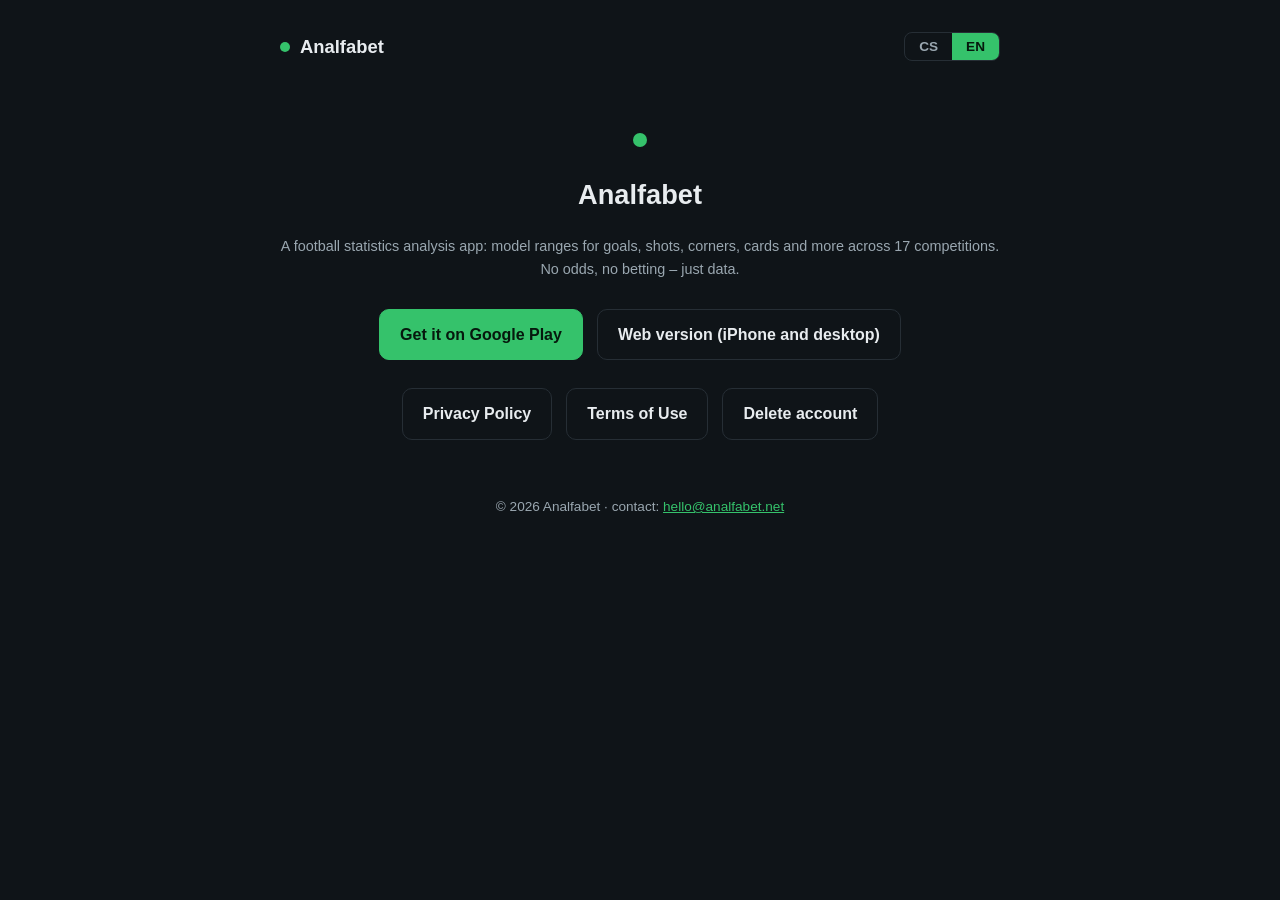
<file: index.html>
<!doctype html>
<html lang="cs">
<head>
<meta charset="utf-8">
<meta name="viewport" content="width=device-width, initial-scale=1">
<title>Analfabet – fotbalová analýza / Football Analytics</title>
<meta name="description" content="Analfabet: fotbalové statistiky a modelové predikce pro 17 soutěží. Football stats and model predictions across 17 competitions. Android + web.">
<meta property="og:title" content="Analfabet – Football Analytics">
<meta property="og:description" content="Football stats and model predictions: goals, shots, corners, cards and more.">
<meta property="og:type" content="website">
<link rel="stylesheet" href="style.css">
</head>
<body>
<div class="wrap">
  <header class="site">
    <a class="brand" href="index.html"><span class="dot"></span> Analfabet</a>
    <div class="lang-toggle">
      <button data-lang="cs">CS</button>
      <button data-lang="en">EN</button>
    </div>
  </header>

  <div class="hero">
    <span class="dot"></span>
    <div class="lang-block" data-lang="cs">
      <h1>Analfabet</h1>
      <p class="muted">Analytická appka pro fotbalové statistiky: pásma modelu pro góly, střely, rohy,
      karty a další u zápasů 17 soutěží. Žádné kurzy, žádné sázení &ndash; jen data.</p>
    </div>
    <div class="lang-block" data-lang="en">
      <h1>Analfabet</h1>
      <p class="muted">A football statistics analysis app: model ranges for goals, shots, corners,
      cards and more across 17 competitions. No odds, no betting &ndash; just data.</p>
    </div>

    <div class="links">
      <a class="primary" href="https://play.google.com/store/apps/details?id=com.ianalytics.analfabet" rel="noopener">
        <span class="lang-block" data-lang="cs">Stáhnout na Google Play</span>
        <span class="lang-block" data-lang="en">Get it on Google Play</span>
      </a>
      <a href="https://analfabet-web.ian-urbanick.workers.dev" rel="noopener">
        <span class="lang-block" data-lang="cs">Webová verze (iPhone a počítač)</span>
        <span class="lang-block" data-lang="en">Web version (iPhone and desktop)</span>
      </a>
    </div>

    <div class="links">
      <a href="privacy.html">
        <span class="lang-block" data-lang="cs">Zásady ochrany osobních údajů</span>
        <span class="lang-block" data-lang="en">Privacy Policy</span>
      </a>
      <a href="terms.html">
        <span class="lang-block" data-lang="cs">Podmínky používání</span>
        <span class="lang-block" data-lang="en">Terms of Use</span>
      </a>
      <a href="delete-account.html">
        <span class="lang-block" data-lang="cs">Smazání účtu</span>
        <span class="lang-block" data-lang="en">Delete account</span>
      </a>
    </div>
  </div>

  <footer>
    <div class="lang-block" data-lang="cs">&copy; 2026 Analfabet &middot; kontakt: <a href="mailto:hello@analfabet.net">hello@analfabet.net</a></div>
    <div class="lang-block" data-lang="en">&copy; 2026 Analfabet &middot; contact: <a href="mailto:hello@analfabet.net">hello@analfabet.net</a></div>
  </footer>
</div>
<script src="lang.js"></script>
</body>
</html>
</file>
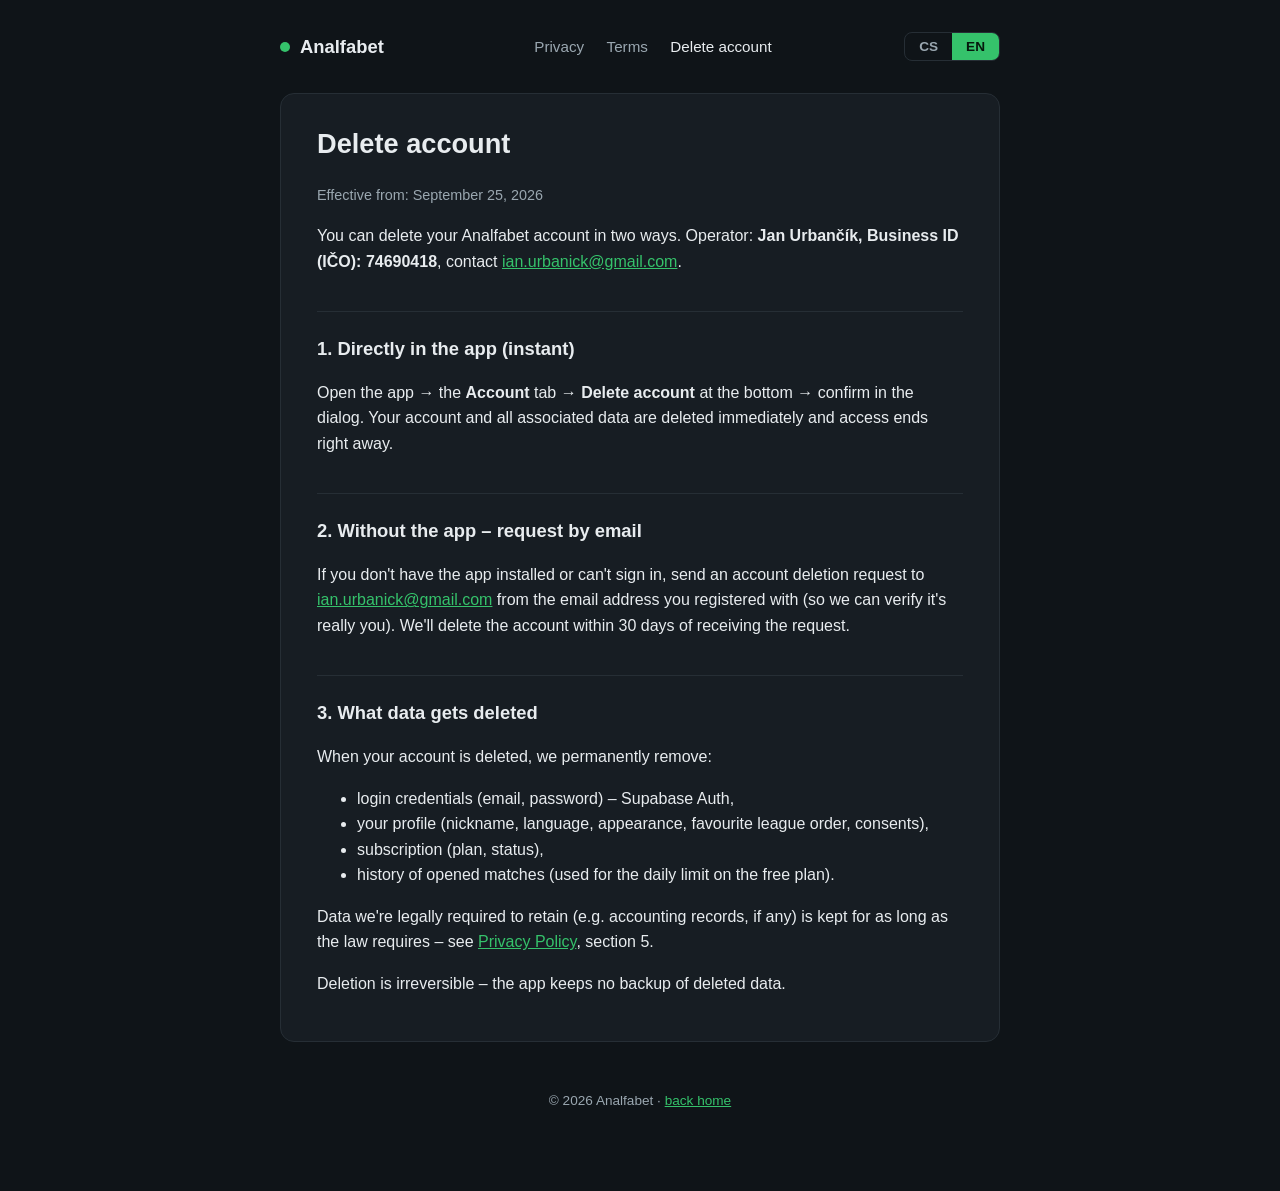
<file: delete-account.html>
<!doctype html>
<html lang="cs">
<head>
<meta charset="utf-8">
<meta name="viewport" content="width=device-width, initial-scale=1">
<title>Analfabet &ndash; Smazání účtu / Delete account</title>
<link rel="stylesheet" href="style.css">
</head>
<body>
<div class="wrap">
  <header class="site">
    <a class="brand" href="index.html"><span class="dot"></span> Analfabet</a>
    <nav class="top">
      <a href="privacy.html">Privacy</a>
      <a href="terms.html">Terms</a>
      <a href="delete-account.html" class="active">Delete account</a>
    </nav>
    <div class="lang-toggle">
      <button data-lang="cs">CS</button>
      <button data-lang="en">EN</button>
    </div>
  </header>

  <div class="card">

    <div class="lang-block" data-lang="cs">
      <h1>Smazání účtu</h1>
      <p class="muted">Platnost od: 25. 9. 2026</p>

      <p>Účet v appce Analfabet můžete smazat dvěma způsoby. Provozovatel: <strong>Jan Urbančík,
      IČO 74690418</strong>, kontakt <a href="mailto:ian.urbanick@gmail.com">ian.urbanick@gmail.com</a>.</p>

      <h2>1. Přímo v appce (okamžitě)</h2>
      <p>Otevřete appku &rarr; záložka <strong>Účet</strong> &rarr; dole <strong>Smazat účet</strong>
      &rarr; potvrďte v dialogu. Účet i veškerá přidružená data se smažou okamžitě a přístup zanikne
      hned.</p>

      <h2>2. Bez appky &ndash; žádost e-mailem</h2>
      <p>Pokud appku nemáte nainstalovanou nebo se do ní nemůžete přihlásit, pošlete žádost o smazání
      účtu na <a href="mailto:ian.urbanick@gmail.com">ian.urbanick@gmail.com</a> z e-mailové adresy,
      pod kterou jste v appce registrovaní (kvůli ověření, že jde skutečně o vás). Účet smažeme
      nejpozději do 30 dnů od doručení žádosti.</p>

      <h2>3. Jaká data se smažou</h2>
      <p>Při smazání účtu trvale odstraníme:</p>
      <ul>
        <li>přihlašovací údaje (e-mail, heslo) &ndash; Supabase Auth,</li>
        <li>profil (přezdívka, jazyk, vzhled, oblíbené pořadí lig, souhlasy),</li>
        <li>předplatné (plán, stav),</li>
        <li>historii otevřených zápasů (kvůli dennímu limitu ve free verzi appky).</li>
      </ul>
      <p>Údaje, které jsme ze zákona povinni uchovat (např. účetní doklady, pokud existují), zůstávají
      po dobu vyžadovanou legislativou &ndash; viz <a href="privacy.html">Zásady ochrany osobních
      údajů</a>, bod 5.</p>
      <p>Smazání je nevratné &ndash; appka si žádná data zálohovaně neponechává.</p>
    </div>

    <div class="lang-block" data-lang="en">
      <h1>Delete account</h1>
      <p class="muted">Effective from: September 25, 2026</p>

      <p>You can delete your Analfabet account in two ways. Operator: <strong>Jan Urbančík,
      Business ID (IČO): 74690418</strong>, contact <a href="mailto:ian.urbanick@gmail.com">ian.urbanick@gmail.com</a>.</p>

      <h2>1. Directly in the app (instant)</h2>
      <p>Open the app &rarr; the <strong>Account</strong> tab &rarr; <strong>Delete account</strong>
      at the bottom &rarr; confirm in the dialog. Your account and all associated data are deleted
      immediately and access ends right away.</p>

      <h2>2. Without the app &ndash; request by email</h2>
      <p>If you don't have the app installed or can't sign in, send an account deletion request to
      <a href="mailto:ian.urbanick@gmail.com">ian.urbanick@gmail.com</a> from the email address you
      registered with (so we can verify it's really you). We'll delete the account within 30 days of
      receiving the request.</p>

      <h2>3. What data gets deleted</h2>
      <p>When your account is deleted, we permanently remove:</p>
      <ul>
        <li>login credentials (email, password) &ndash; Supabase Auth,</li>
        <li>your profile (nickname, language, appearance, favourite league order, consents),</li>
        <li>subscription (plan, status),</li>
        <li>history of opened matches (used for the daily limit on the free plan).</li>
      </ul>
      <p>Data we're legally required to retain (e.g. accounting records, if any) is kept for as long
      as the law requires &ndash; see <a href="privacy.html">Privacy Policy</a>, section 5.</p>
      <p>Deletion is irreversible &ndash; the app keeps no backup of deleted data.</p>
    </div>

  </div>

  <footer>
    <div class="lang-block" data-lang="cs">&copy; 2026 Analfabet &middot; <a href="index.html">zpět na úvod</a></div>
    <div class="lang-block" data-lang="en">&copy; 2026 Analfabet &middot; <a href="index.html">back home</a></div>
  </footer>
</div>
<script src="lang.js"></script>
</body>
</html>
</file>
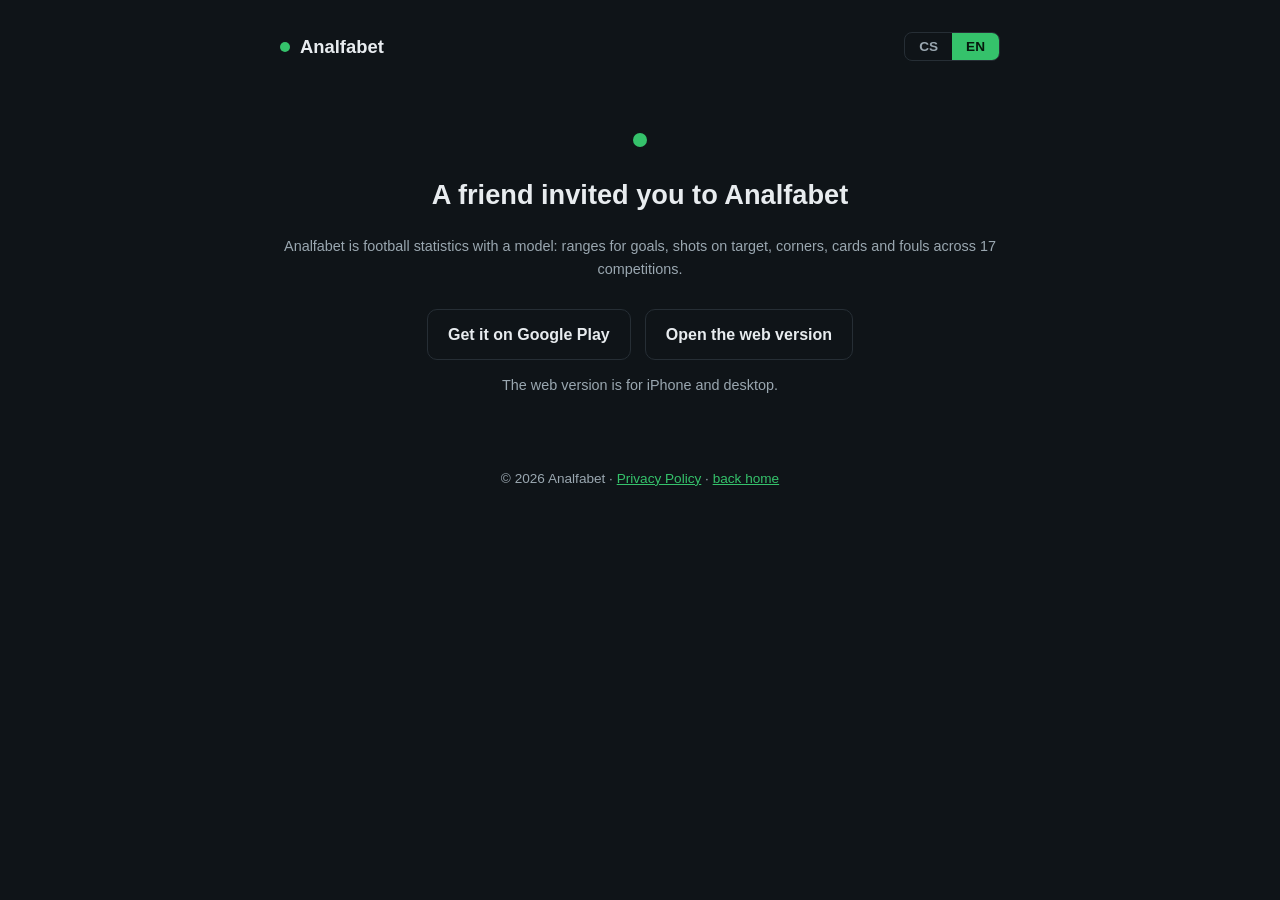
<file: pozvanka.html>
<!doctype html>
<html lang="cs">
<head>
<meta charset="utf-8">
<meta name="viewport" content="width=device-width, initial-scale=1">
<meta name="robots" content="noindex, nofollow">
<title>Pozvánka do Analfabetu</title>
<link rel="stylesheet" href="style.css">
</head>
<body>
<div class="wrap">
  <header class="site">
    <a class="brand" href="index.html"><span class="dot"></span> Analfabet</a>
    <div class="lang-toggle">
      <button data-lang="cs">CS</button>
      <button data-lang="en">EN</button>
    </div>
  </header>

  <div class="hero">
    <span class="dot"></span>

    <div class="lang-block" data-lang="cs">
      <h1>Kamarád tě zve do Analfabetu</h1>
      <p class="muted">Analfabet je fotbalová statistika s modelem: pásma pro góly, střely na
      branku, rohy, karty a fauly u zápasů 17 soutěží.</p>

      <section class="invite-code-card" data-code-card hidden>
        <h2>Tvůj kód pozvánky</h2>
        <div class="invite-code-row">
          <span class="invite-code" data-code></span>
          <button type="button" class="btn-copy" data-copy
                  data-label-done="Zkopírováno" data-label-fail="Zkopíruj ho ručně">Kopírovat</button>
        </div>
        <p class="muted">Zadej ho při registraci do pole Kód pozvánky.</p>
      </section>

      <div class="links">
        <a data-play rel="noopener">Stáhnout na Google Play</a>
        <a data-web rel="noopener">Otevřít webovou verzi</a>
      </div>
      <p class="muted invite-note">Webová verze je pro iPhone a počítač.</p>
    </div>

    <div class="lang-block" data-lang="en">
      <h1>A friend invited you to Analfabet</h1>
      <p class="muted">Analfabet is football statistics with a model: ranges for goals, shots on
      target, corners, cards and fouls across 17 competitions.</p>

      <section class="invite-code-card" data-code-card hidden>
        <h2>Your invite code</h2>
        <div class="invite-code-row">
          <span class="invite-code" data-code></span>
          <button type="button" class="btn-copy" data-copy
                  data-label-done="Copied" data-label-fail="Copy it manually">Copy</button>
        </div>
        <p class="muted">Enter it in the Invite code field when you sign up.</p>
      </section>

      <div class="links">
        <a data-play rel="noopener">Get it on Google Play</a>
        <a data-web rel="noopener">Open the web version</a>
      </div>
      <p class="muted invite-note">The web version is for iPhone and desktop.</p>
    </div>
  </div>

  <footer>
    <div class="lang-block" data-lang="cs">&copy; 2026 Analfabet &middot; <a href="privacy.html">Zásady ochrany osobních údajů</a> &middot; <a href="index.html">zpět na úvod</a></div>
    <div class="lang-block" data-lang="en">&copy; 2026 Analfabet &middot; <a href="privacy.html">Privacy Policy</a> &middot; <a href="index.html">back home</a></div>
  </footer>
</div>
<script src="lang.js"></script>
<script src="pozvanka.js"></script>
</body>
</html>
</file>
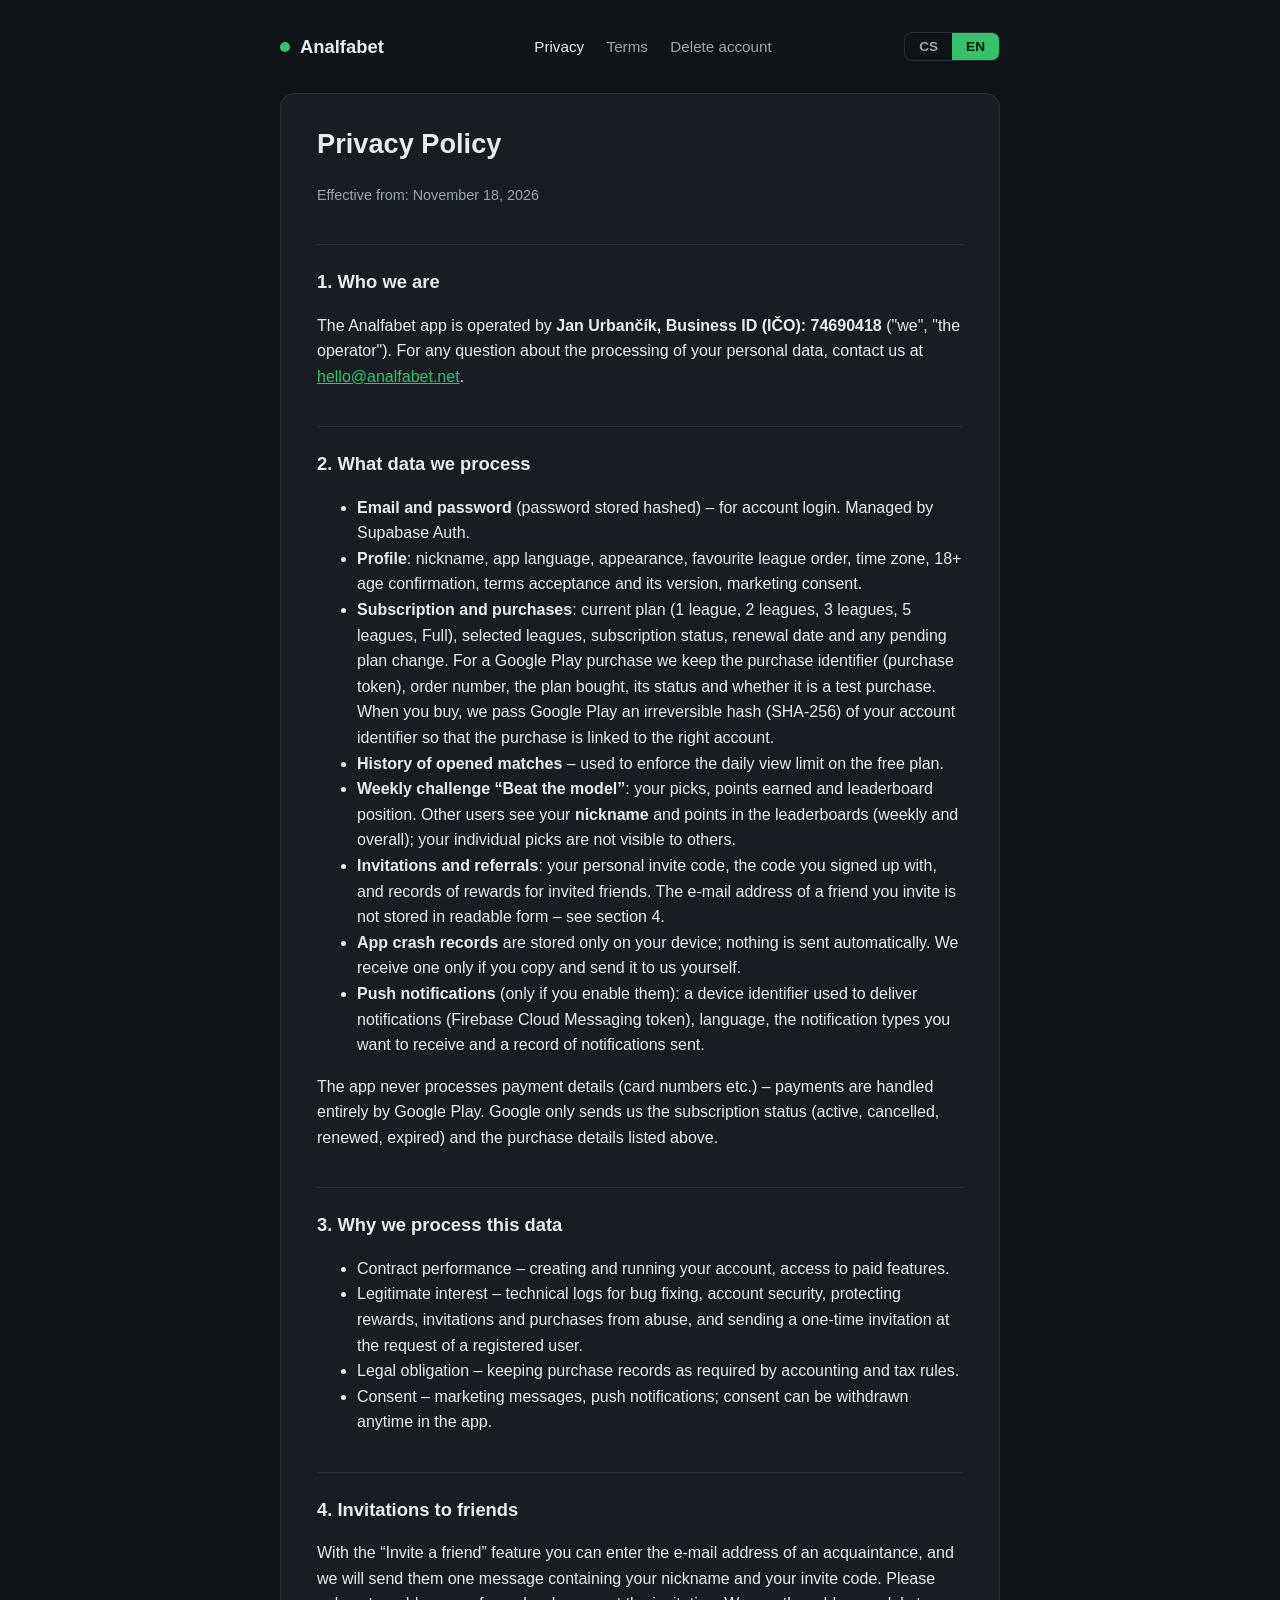
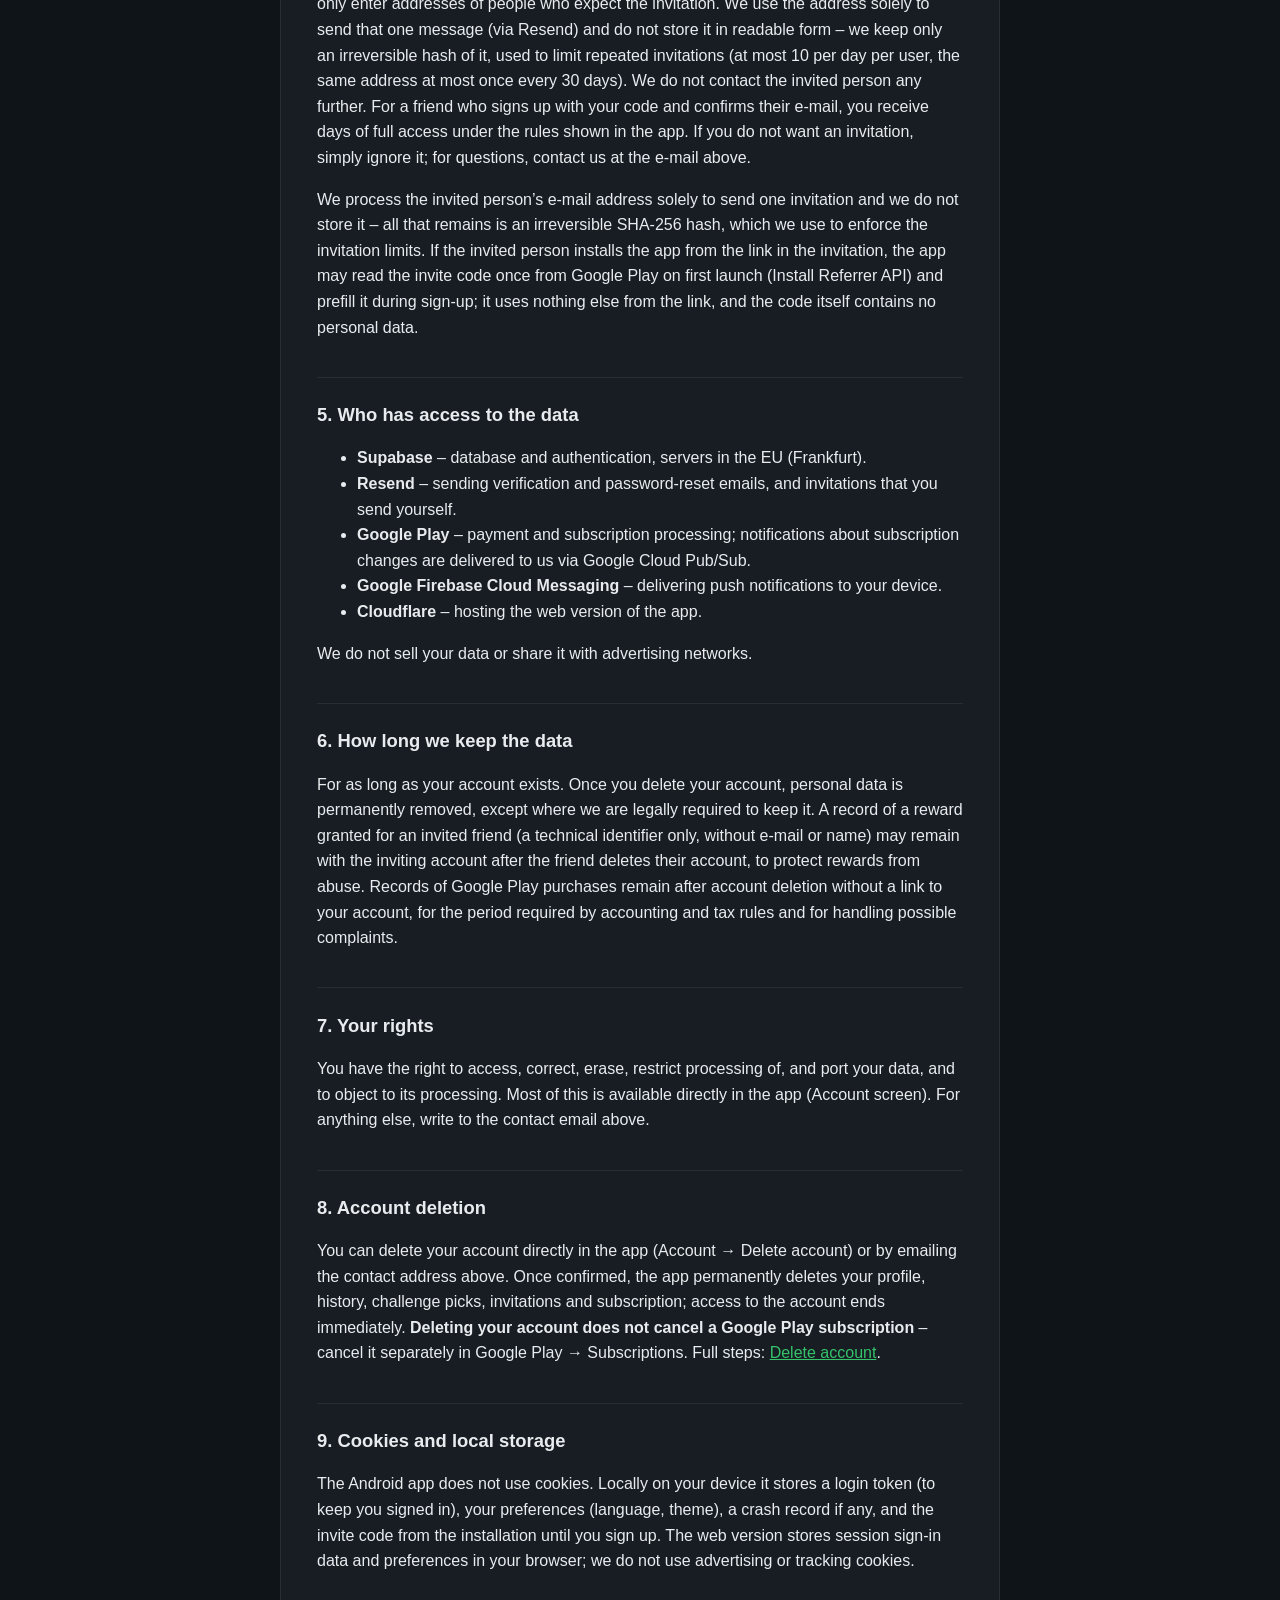
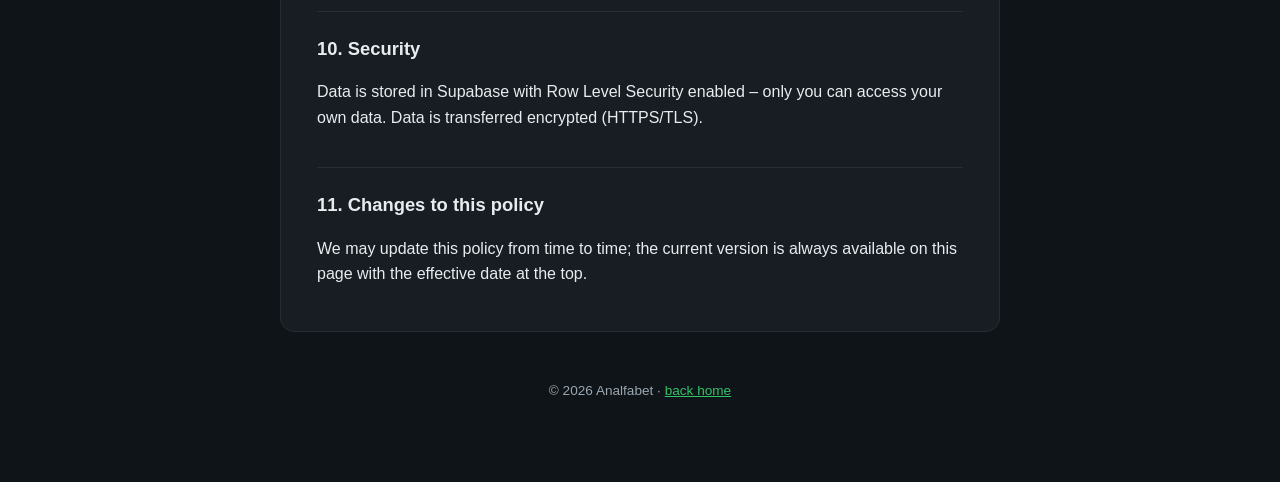
<file: privacy.html>
<!doctype html>
<html lang="cs">
<head>
<meta charset="utf-8">
<meta name="viewport" content="width=device-width, initial-scale=1">
<title>Analfabet &ndash; Zásady ochrany osobních údajů / Privacy Policy</title>
<link rel="stylesheet" href="style.css">
</head>
<body>
<div class="wrap">
  <header class="site">
    <a class="brand" href="index.html"><span class="dot"></span> Analfabet</a>
    <nav class="top">
      <a href="privacy.html" class="active">Privacy</a>
      <a href="terms.html">Terms</a>
      <a href="delete-account.html">Delete account</a>
    </nav>
    <div class="lang-toggle">
      <button data-lang="cs">CS</button>
      <button data-lang="en">EN</button>
    </div>
  </header>

  <div class="card">

    <div class="lang-block" data-lang="cs">
      <h1>Zásady ochrany osobních údajů</h1>
      <p class="muted">Platnost od: 18. 11. 2026</p>

      <h2>1. Kdo jsme</h2>
      <p>Appku Analfabet provozuje <strong>Jan Urbančík, IČO 74690418</strong> („my", „provozovatel").
      S jakýmkoli dotazem ohledně zpracování osobních údajů se na nás můžete obrátit na
      e-mailu <a href="mailto:hello@analfabet.net">hello@analfabet.net</a>.</p>

      <h2>2. Jaké údaje zpracováváme</h2>
      <ul>
        <li><strong>E-mail a heslo</strong> (heslo v zahashované podobě) &ndash; pro přihlášení do
        účtu. Spravuje je Supabase Auth.</li>
        <li><strong>Profil</strong>: přezdívka, jazyk appky, vzhled, oblíbené pořadí lig, časové
        pásmo, potvrzení věku 18+, souhlas s podmínkami a jeho verze, souhlas se zasíláním
        marketingových sdělení.</li>
        <li><strong>Předplatné a nákupy</strong>: aktuální plán (1 liga, 2 ligy, 3 ligy, 5 lig, Full), vybrané
        ligy, stav předplatného, datum obnovení a případná čekající změna plánu. U nákupu v Google Play
        uchováváme identifikátor nákupu (purchase token), číslo objednávky, zakoupený plán, jeho stav
        a údaj, zda jde o testovací nákup. Při nákupu předáváme Google Play nevratný otisk (SHA-256)
        identifikátoru vašeho účtu, abychom nákup přiřadili ke správnému účtu.</li>
        <li><strong>Historie otevřených zápasů</strong> &ndash; kvůli uplatnění denního limitu
        zobrazení ve free verzi appky.</li>
        <li><strong>Týdenní výzva „Poraž model"</strong>: vaše odhady, získané body a umístění v
        žebříčku. V žebříčcích (týdenním a celkovém) se ostatním uživatelům zobrazuje vaše
        <strong>přezdívka</strong> a body; vaše jednotlivé odhady ostatním vidět nejsou.</li>
        <li><strong>Pozvánky a doporučení</strong>: váš osobní kód pozvánky, případně kód, se kterým
        jste se zaregistrovali, a záznamy o odměnách za pozvané kamarády. E-mailovou adresu
        kamaráda, kterého pozvete, neukládáme v čitelné podobě &ndash; viz část 4.</li>
        <li><strong>Záznam o pádu appky</strong> se ukládá jen ve vašem zařízení; nic se neodesílá
        automaticky. Pošle se nám, jen když ho sami zkopírujete a pošlete.</li>
        <li><strong>Push notifikace</strong> (jen pokud je povolíte): identifikátor zařízení pro
        doručení notifikací (token Firebase Cloud Messaging), jazyk, typy notifikací, které chcete
        dostávat, a záznam o odeslaných notifikacích.</li>
      </ul>
      <p>Appka nezpracovává žádné platební údaje (číslo karty apod.) &ndash; platby řeší přímo
      Google Play. Google nám o předplatném posílá jen stav (aktivní, zrušené, obnovené, vypršelé)
      a údaje o nákupu uvedené výše.</p>

      <h2>3. Proč údaje zpracováváme</h2>
      <ul>
        <li>Plnění smlouvy &ndash; vytvoření a provoz vašeho účtu, přístup k placeným funkcím.</li>
        <li>Oprávněný zájem &ndash; technické logy pro opravu chyb, bezpečnost účtu, ochrana
        odměn, pozvánek a nákupů před zneužitím a odeslání jednorázové pozvánky na žádost
        registrovaného uživatele.</li>
        <li>Právní povinnost &ndash; uchování údajů o nákupech podle účetních a daňových předpisů.</li>
        <li>Souhlas &ndash; marketingová sdělení, push notifikace; souhlas lze kdykoli odvolat
        v appce.</li>
      </ul>

      <h2>4. Pozvánky pro kamarády</h2>
      <p>Ve funkci „Pozvat kamaráda" můžete zadat e-mailovou adresu známé osoby, které odešleme
      jednu zprávu s vaší přezdívkou a vaším kódem pozvánky. Adresu zadávejte prosím jen u lidí,
      kteří s pozvánkou počítají. Adresu použijeme výhradně k odeslání této jedné zprávy (přes
      službu Resend) a neukládáme ji v čitelné podobě &ndash; uchováváme pouze její nevratný
      otisk (hash), který slouží k omezení opakovaných pozvánek (nejvýše 10 za den na uživatele,
      stejná adresa nejvýše jednou za 30 dní). Pozvaného dále nekontaktujeme. Za kamaráda, který
      se zaregistruje s vaším kódem a potvrdí svůj e-mail, získáte dny plného přístupu podle
      pravidel uvedených v appce. Pokud pozvánku nechcete, stačí ji ignorovat; s dotazy se
      můžete obrátit na kontaktní e-mail výše.</p>
      <p>E-mailovou adresu pozvaného zpracujeme jen kvůli odeslání jedné pozvánky a neukládáme
      ji &ndash; zůstává z ní pouze nevratný otisk SHA-256, podle kterého hlídáme limit pozvánek.
      Pokud si pozvaný nainstaluje appku z odkazu v pozvánce, může appka při prvním spuštění
      jednorázově přečíst kód pozvánky z Google Play (Install Referrer API) a předvyplnit ho
      v registraci; nic dalšího z odkazu nepoužívá a kód sám žádné osobní údaje neobsahuje.</p>

      <h2>5. Kdo má k údajům přístup</h2>
      <ul>
        <li><strong>Supabase</strong> &ndash; databáze a autentizace, servery v EU (Frankfurt).</li>
        <li><strong>Resend</strong> &ndash; odesílání ověřovacích e-mailů, e-mailů pro reset hesla
        a pozvánek, které sami odešlete.</li>
        <li><strong>Google Play</strong> &ndash; zpracování plateb a předplatných; oznámení o změnách
        předplatného nám doručuje služba Google Cloud Pub/Sub.</li>
        <li><strong>Google Firebase Cloud Messaging</strong> &ndash; doručení push notifikací do
        zařízení.</li>
        <li><strong>Cloudflare</strong> &ndash; provoz webové verze appky.</li>
      </ul>
      <p>Žádná data neprodáváme ani nesdílíme s reklamními sítěmi.</p>

      <h2>6. Jak dlouho údaje uchováváme</h2>
      <p>Po dobu existence vašeho účtu. Po smazání účtu se osobní údaje trvale odstraní, s výjimkou
      údajů, které jsme povinni uchovat ze zákona. Záznam o připsané odměně za pozvaného kamaráda
      (jen technický identifikátor, bez e-mailu a jména) může po smazání kamarádova účtu zůstat
      u účtu, který ho pozval, kvůli ochraně proti zneužití odměn. Záznamy o nákupech v Google Play
      po smazání účtu zůstávají bez vazby na váš účet, po dobu stanovenou účetními a daňovými
      předpisy a pro řešení případných reklamací.</p>

      <h2>7. Vaše práva</h2>
      <p>Máte právo na přístup ke svým údajům, jejich opravu, výmaz, omezení zpracování,
      přenositelnost a právo vznést námitku. Většinu zvládnete přímo v appce (obrazovka Účet).
      Pro cokoliv dalšího napište na kontaktní e-mail výše.</p>

      <h2>8. Smazání účtu</h2>
      <p>Účet můžete smazat přímo v appce (Účet &rarr; Smazat účet) nebo zasláním žádosti na
      kontaktní e-mail. Appka po potvrzení trvale smaže váš profil, historii, odhady ve výzvě,
      pozvánky a předplatné;
      přístup k účtu zanikne okamžitě. <strong>Smazáním účtu se předplatné v Google Play
      nezruší</strong> &ndash; zrušte ho zvlášť v Google Play &rarr; Předplatná. Podrobný postup: <a href="delete-account.html">Smazání
      účtu</a>.</p>

      <h2>9. Cookies a lokální úložiště</h2>
      <p>Android appka nepoužívá cookies. V zařízení si lokálně ukládá přihlašovací token (pro
      udržení přihlášení), vaše preference (jazyk, motiv), případný záznam o pádu a kód pozvánky
      z instalace do doby registrace. Webová verze ukládá v prohlížeči přihlašovací údaje relace
      a preference; reklamní ani sledovací cookies nepoužíváme.</p>

      <h2>10. Zabezpečení</h2>
      <p>Data jsou uložena v Supabase se zapnutým Row Level Security &ndash; ke svým datům máte
      přístup jen vy. Přenos dat probíhá šifrovaně (HTTPS/TLS).</p>

      <h2>11. Změny těchto zásad</h2>
      <p>Zásady můžeme čas od času upravit, aktuální verze je vždy na této stránce s datem
      platnosti nahoře.</p>
    </div>

    <div class="lang-block" data-lang="en">
      <h1>Privacy Policy</h1>
      <p class="muted">Effective from: November 18, 2026</p>

      <h2>1. Who we are</h2>
      <p>The Analfabet app is operated by <strong>Jan Urbančík, Business ID (IČO): 74690418</strong>
      ("we", "the operator"). For any question about the processing of your personal data, contact
      us at <a href="mailto:hello@analfabet.net">hello@analfabet.net</a>.</p>

      <h2>2. What data we process</h2>
      <ul>
        <li><strong>Email and password</strong> (password stored hashed) &ndash; for account
        login. Managed by Supabase Auth.</li>
        <li><strong>Profile</strong>: nickname, app language, appearance, favourite league order,
        time zone, 18+ age confirmation, terms acceptance and its version, marketing consent.</li>
        <li><strong>Subscription and purchases</strong>: current plan (1 league, 2 leagues, 3 leagues,
        5 leagues, Full), selected leagues, subscription status, renewal date and any pending plan
        change. For a Google Play purchase we keep the purchase identifier (purchase token), order
        number, the plan bought, its status and whether it is a test purchase. When you buy, we pass
        Google Play an irreversible hash (SHA-256) of your account identifier so that the purchase is
        linked to the right account.</li>
        <li><strong>History of opened matches</strong> &ndash; used to enforce the daily view
        limit on the free plan.</li>
        <li><strong>Weekly challenge “Beat the model”</strong>: your picks, points earned and
        leaderboard position. Other users see your <strong>nickname</strong> and points in the
        leaderboards (weekly and overall); your individual picks are not visible to others.</li>
        <li><strong>Invitations and referrals</strong>: your personal invite code, the code you
        signed up with, and records of rewards for invited friends. The e-mail address of a friend
        you invite is not stored in readable form &ndash; see section 4.</li>
        <li><strong>App crash records</strong> are stored only on your device; nothing is sent
        automatically. We receive one only if you copy and send it to us yourself.</li>
        <li><strong>Push notifications</strong> (only if you enable them): a device identifier used to
        deliver notifications (Firebase Cloud Messaging token), language, the notification types you
        want to receive and a record of notifications sent.</li>
      </ul>
      <p>The app never processes payment details (card numbers etc.) &ndash; payments are handled
      entirely by Google Play. Google only sends us the subscription status (active, cancelled,
      renewed, expired) and the purchase details listed above.</p>

      <h2>3. Why we process this data</h2>
      <ul>
        <li>Contract performance &ndash; creating and running your account, access to paid
        features.</li>
        <li>Legitimate interest &ndash; technical logs for bug fixing, account security,
        protecting rewards, invitations and purchases from abuse, and sending a one-time invitation
        at the request of a registered user.</li>
        <li>Legal obligation &ndash; keeping purchase records as required by accounting and tax
        rules.</li>
        <li>Consent &ndash; marketing messages, push notifications; consent can be withdrawn
        anytime in the app.</li>
      </ul>

      <h2>4. Invitations to friends</h2>
      <p>With the “Invite a friend” feature you can enter the e-mail address of an acquaintance,
      and we will send them one message containing your nickname and your invite code. Please only
      enter addresses of people who expect the invitation. We use the address solely to send that
      one message (via Resend) and do not store it in readable form &ndash; we keep only an
      irreversible hash of it, used to limit repeated invitations (at most 10 per day per user,
      the same address at most once every 30 days). We do not contact the invited person any
      further. For a friend who signs up with your code and confirms their e-mail, you receive
      days of full access under the rules shown in the app. If you do not want an invitation,
      simply ignore it; for questions, contact us at the e-mail above.</p>
      <p>We process the invited person’s e-mail address solely to send one invitation and we do
      not store it &ndash; all that remains is an irreversible SHA-256 hash, which we use to enforce
      the invitation limits. If the invited person installs the app from the link in the invitation,
      the app may read the invite code once from Google Play on first launch (Install Referrer API)
      and prefill it during sign-up; it uses nothing else from the link, and the code itself
      contains no personal data.</p>

      <h2>5. Who has access to the data</h2>
      <ul>
        <li><strong>Supabase</strong> &ndash; database and authentication, servers in the EU
        (Frankfurt).</li>
        <li><strong>Resend</strong> &ndash; sending verification and password-reset emails, and
        invitations that you send yourself.</li>
        <li><strong>Google Play</strong> &ndash; payment and subscription processing; notifications
        about subscription changes are delivered to us via Google Cloud Pub/Sub.</li>
        <li><strong>Google Firebase Cloud Messaging</strong> &ndash; delivering push notifications to
        your device.</li>
        <li><strong>Cloudflare</strong> &ndash; hosting the web version of the app.</li>
      </ul>
      <p>We do not sell your data or share it with advertising networks.</p>

      <h2>6. How long we keep the data</h2>
      <p>For as long as your account exists. Once you delete your account, personal data is
      permanently removed, except where we are legally required to keep it. A record of a reward
      granted for an invited friend (a technical identifier only, without e-mail or name) may
      remain with the inviting account after the friend deletes their account, to protect
      rewards from abuse. Records of Google Play purchases remain after account deletion without a
      link to your account, for the period required by accounting and tax rules and for handling
      possible complaints.</p>

      <h2>7. Your rights</h2>
      <p>You have the right to access, correct, erase, restrict processing of, and port your data,
      and to object to its processing. Most of this is available directly in the app (Account
      screen). For anything else, write to the contact email above.</p>

      <h2>8. Account deletion</h2>
      <p>You can delete your account directly in the app (Account &rarr; Delete account) or by
      emailing the contact address above. Once confirmed, the app permanently deletes your
      profile, history, challenge picks, invitations and subscription; access to the account ends immediately.
      <strong>Deleting your account does not cancel a Google Play subscription</strong> &ndash; cancel it
      separately in Google Play &rarr; Subscriptions. Full steps:
      <a href="delete-account.html">Delete account</a>.</p>

      <h2>9. Cookies and local storage</h2>
      <p>The Android app does not use cookies. Locally on your device it stores a login token (to
      keep you signed in), your preferences (language, theme), a crash record if any, and the invite
      code from the installation until you sign up. The web version stores session sign-in data and
      preferences in your browser; we do not use advertising or tracking cookies.</p>

      <h2>10. Security</h2>
      <p>Data is stored in Supabase with Row Level Security enabled &ndash; only you can access
      your own data. Data is transferred encrypted (HTTPS/TLS).</p>

      <h2>11. Changes to this policy</h2>
      <p>We may update this policy from time to time; the current version is always available on
      this page with the effective date at the top.</p>
    </div>

  </div>

  <footer>
    <div class="lang-block" data-lang="cs">&copy; 2026 Analfabet &middot; <a href="index.html">zpět na úvod</a></div>
    <div class="lang-block" data-lang="en">&copy; 2026 Analfabet &middot; <a href="index.html">back home</a></div>
  </footer>
</div>
<script src="lang.js"></script>
</body>
</html>
</file>
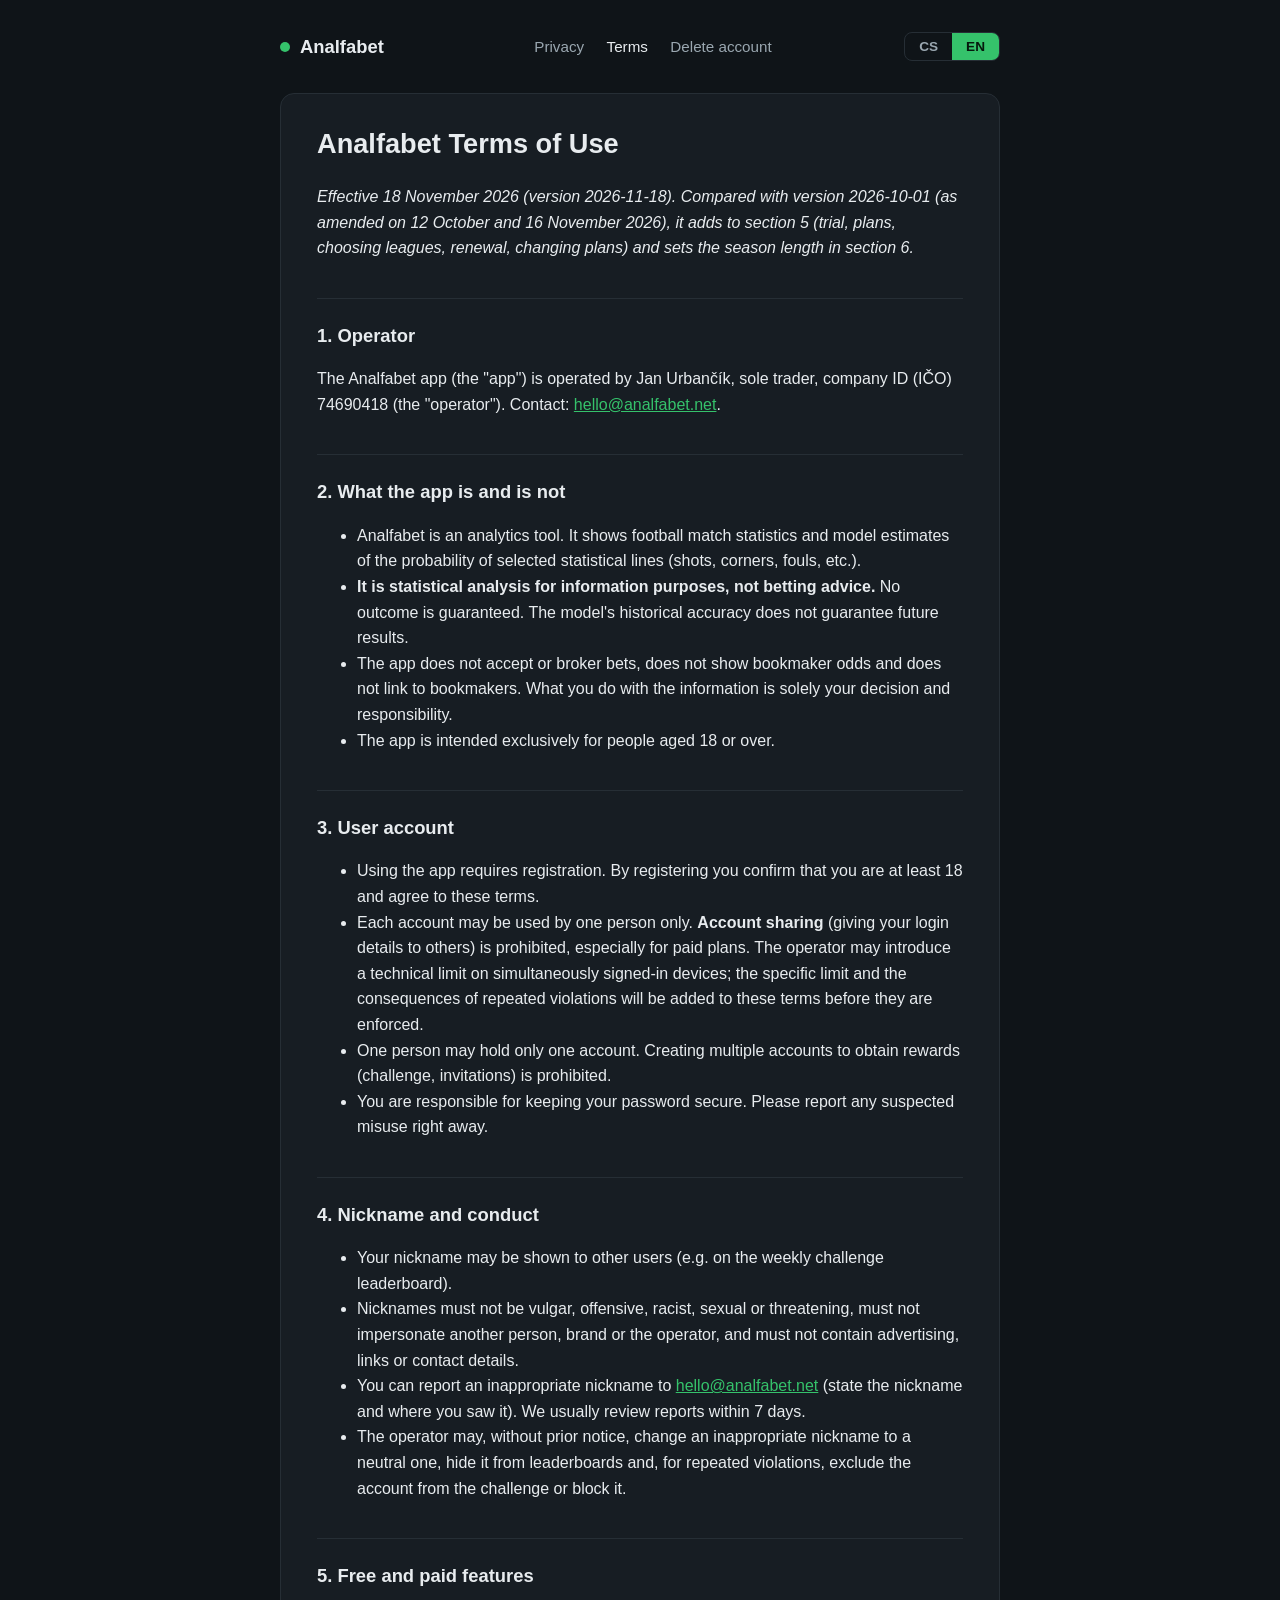
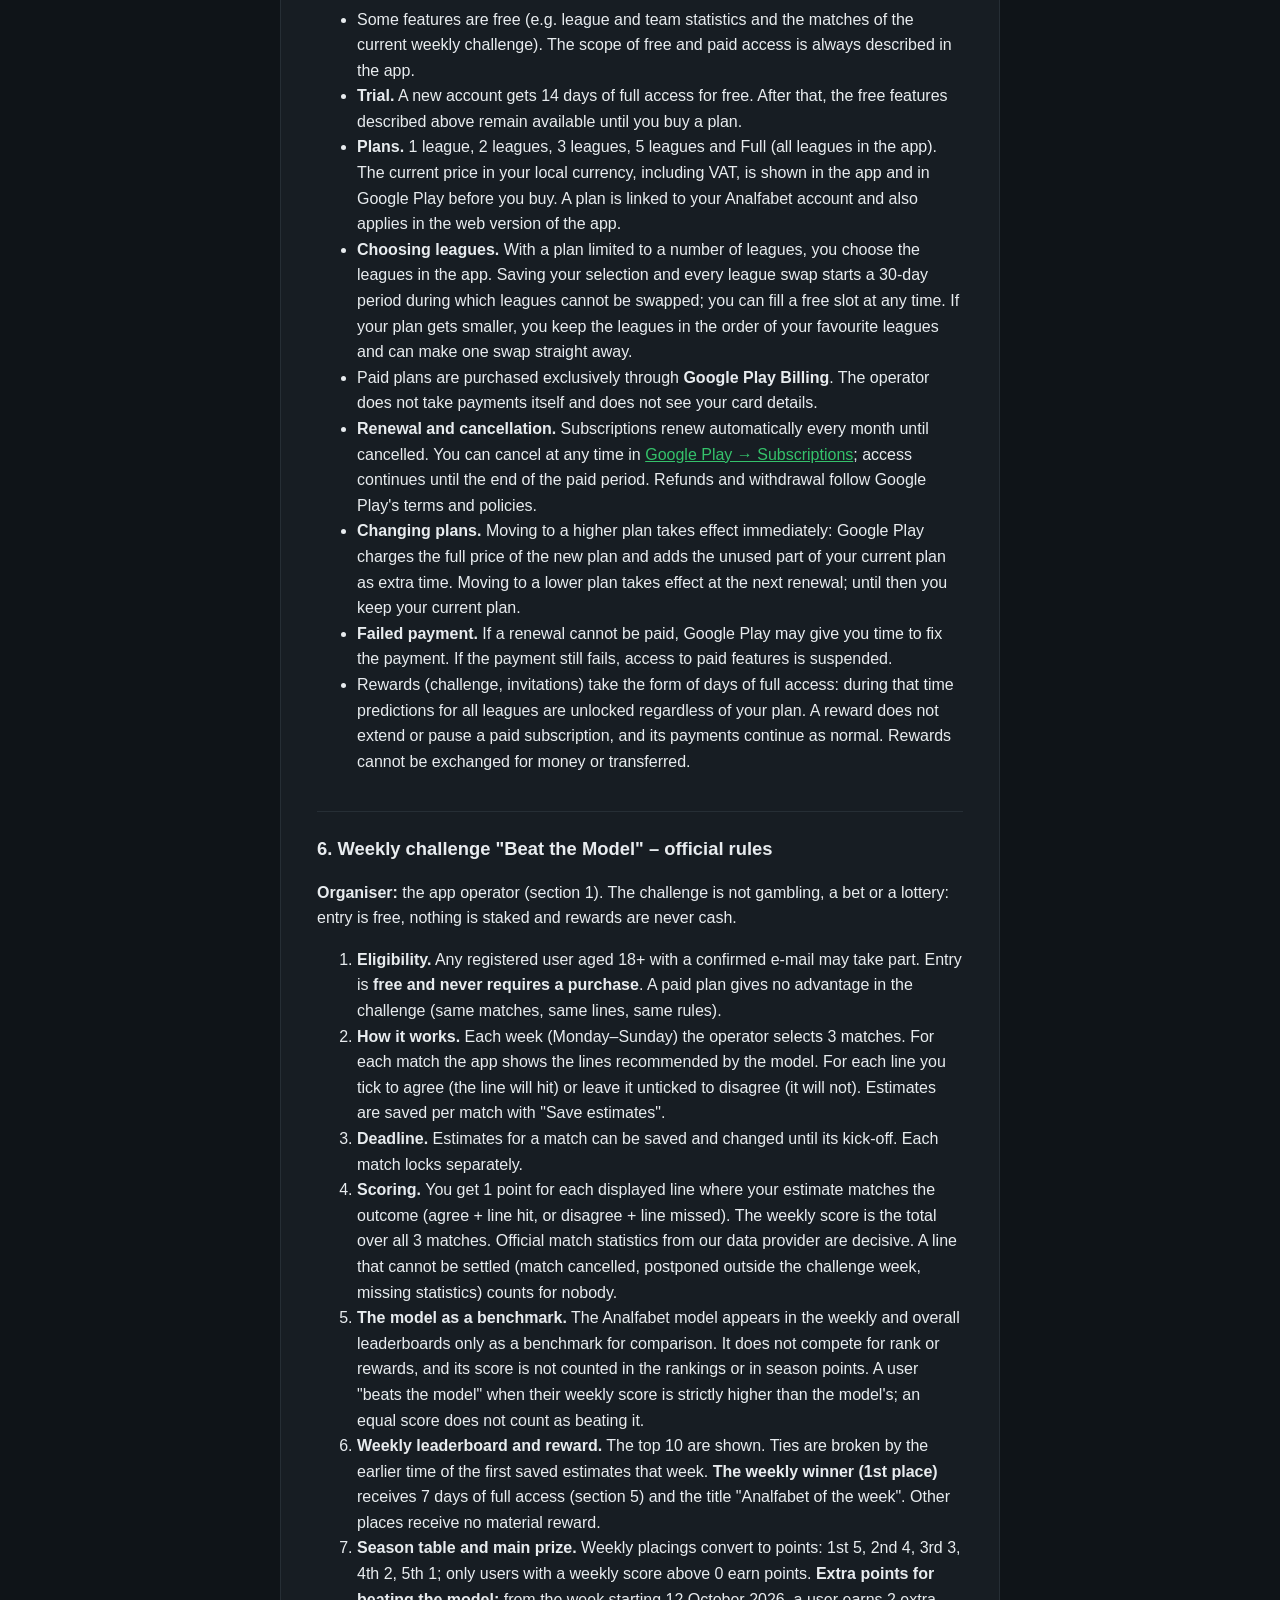
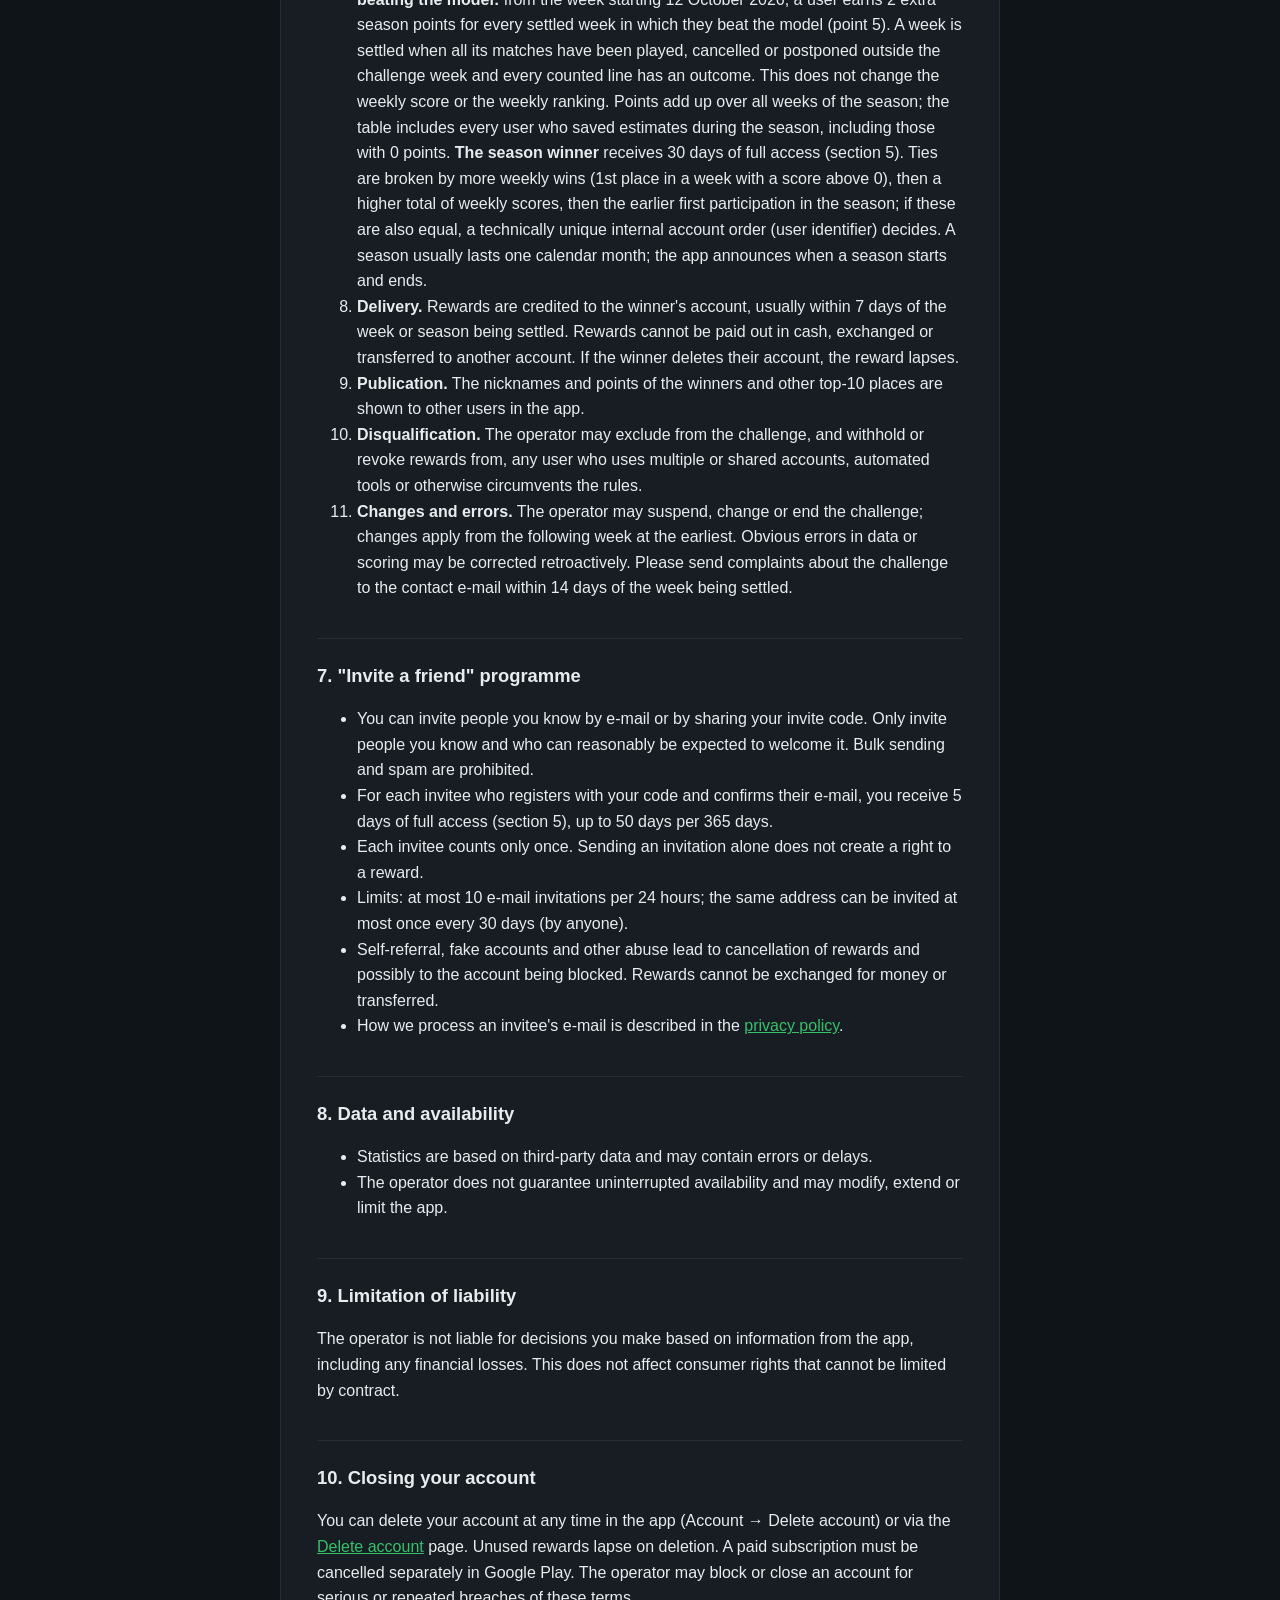
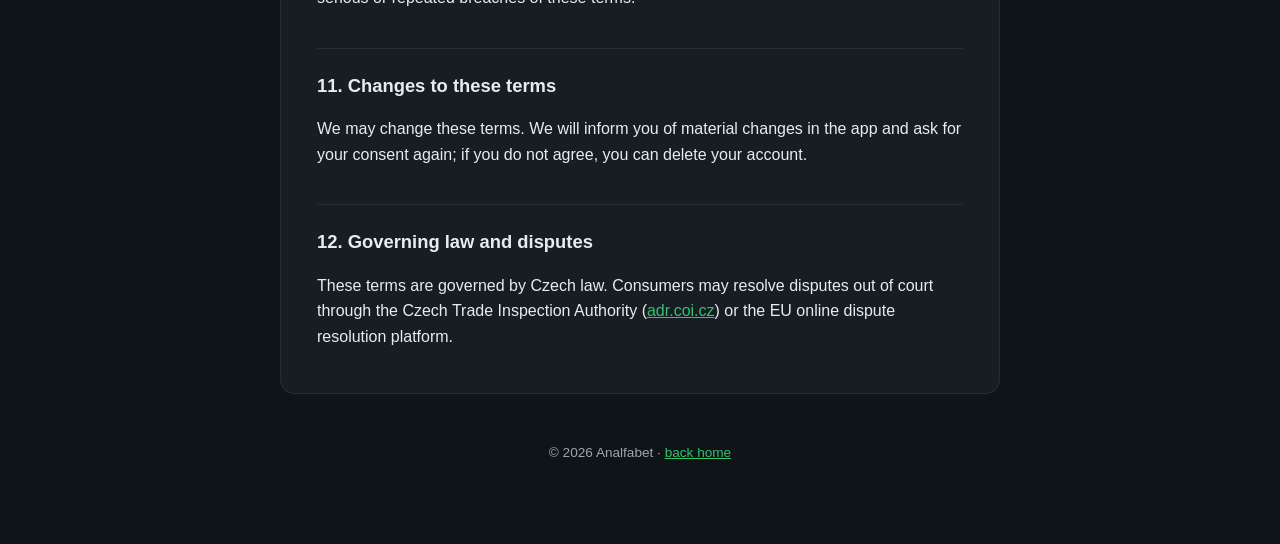
<file: terms.html>
<!doctype html>
<html lang="cs">
<head>
<meta charset="utf-8">
<meta name="viewport" content="width=device-width, initial-scale=1">
<title>Analfabet &ndash; Podmínky používání / Terms of Use</title>
<link rel="stylesheet" href="style.css">
</head>
<body>
<div class="wrap">
  <header class="site">
    <a class="brand" href="index.html"><span class="dot"></span> Analfabet</a>
    <nav class="top">
      <a href="privacy.html">Privacy</a>
      <a href="terms.html" class="active">Terms</a>
      <a href="delete-account.html">Delete account</a>
    </nav>
    <div class="lang-toggle">
      <button data-lang="cs">CS</button>
      <button data-lang="en">EN</button>
    </div>
  </header>

  <div class="card">

    <div class="lang-block" data-lang="cs">
    <h1>Podmínky používání aplikace Analfabet</h1>
    <p><em>Platné od 18. 11. 2026 (verze 2026-11-18). Oproti verzi 2026-10-01 (s úpravami z 12. 10. a 16. 11. 2026) doplňuje bod 5 (zkušební období, plány, výběr lig, obnovení, změna plánu) a délku sezóny v bodě 6.</em></p>

    <h2>1. Provozovatel</h2>
    <p>Aplikaci Analfabet (dále „aplikace") provozuje Jan Urbančík, fyzická osoba podnikající, IČO 74690418
    (dále „provozovatel"). Kontakt: <a href="mailto:hello@analfabet.net">hello@analfabet.net</a>.</p>

    <h2>2. Co aplikace je a co není</h2>
    <ul>
      <li>Analfabet je analytický nástroj. Zobrazuje statistiky fotbalových zápasů a modelové odhady
          pravděpodobnosti vybraných statistických hranic (střely, rohy, fauly apod.).</li>
      <li><strong>Jde o statistickou analýzu pro informační účely, ne o sázkové doporučení.</strong>
          Žádný výsledek není garantovaný. Historická úspěšnost modelu nezaručuje budoucí výsledky.</li>
      <li>Aplikace nepřijímá sázky, nezprostředkovává je, nezobrazuje kurzy sázkových kanceláří a neodkazuje na ně.
          Jak s informacemi z aplikace naložíte, je výhradně vaše rozhodnutí a odpovědnost.</li>
      <li>Aplikace je určena výhradně osobám starším 18 let.</li>
    </ul>

    <h2>3. Uživatelský účet</h2>
    <ul>
      <li>Používání aplikace vyžaduje registraci. Při registraci potvrzujete, že je vám alespoň 18 let a že
          souhlasíte s těmito podmínkami.</li>
      <li>Každý účet smí používat jen jedna osoba. <strong>Sdílení účtu</strong> (předávání přihlašovacích
          údajů dalším osobám) je zakázané, u placených plánů zvlášť. Provozovatel může zavést technický limit
          počtu současně přihlášených zařízení; konkrétní limit a důsledky jeho opakovaného porušení budou
          doplněny do těchto podmínek dříve, než se začnou uplatňovat.</li>
      <li>Jedna osoba smí mít jen jeden účet. Zakládání více účtů za účelem získání odměn (výzva, pozvánky) je
          zakázané.</li>
      <li>Za bezpečnost hesla odpovídáte vy. Podezření na zneužití účtu nám prosím hned nahlaste.</li>
    </ul>

    <h2>4. Přezdívka a pravidla chování</h2>
    <ul>
      <li>Přezdívka se může zobrazovat ostatním uživatelům (např. v žebříčku týdenní výzvy).</li>
      <li>Přezdívka nesmí být vulgární, urážlivá, rasistická, sexuální, výhrůžná, nesmí napodobovat jinou
          osobu, značku ani provozovatele a nesmí obsahovat reklamu, odkazy ani kontaktní údaje.</li>
      <li>Nevhodnou přezdívku můžete nahlásit na <a href="mailto:hello@analfabet.net">hello@analfabet.net</a>
          (uveďte přezdívku a kde jste ji viděli). Nahlášení posoudíme zpravidla do 7 dnů.</li>
      <li>Provozovatel může nevhodnou přezdívku bez předchozího upozornění změnit na neutrální, skrýt ji
          z žebříčků, a při opakovaném porušení vyřadit účet z výzvy nebo účet zablokovat.</li>
    </ul>

    <h2>5. Bezplatné a placené funkce</h2>
    <ul>
      <li>Část funkcí je dostupná zdarma (např. statistiky lig a týmů a zápasy aktuální týdenní výzvy).
          Rozsah bezplatného a placeného přístupu je vždy popsán v aplikaci.</li>
      <li><strong>Zkušební období.</strong> Nový účet má 14 dní plného přístupu zdarma. Poté zůstávají zdarma
          funkce podle předchozího bodu, dokud si nekoupíte plán.</li>
      <li><strong>Plány.</strong> 1 liga, 2 ligy, 3 ligy, 5 lig a Full (všechny ligy v aplikaci). Aktuální cena
          v místní měně včetně DPH je uvedena v aplikaci a v Google Play před nákupem. Plán se váže k vašemu účtu
          Analfabet a platí i ve webové verzi aplikace.</li>
      <li><strong>Výběr lig.</strong> U plánu s omezeným počtem lig si ligy vybíráte v aplikaci. Uložení výběru
          i každá výměna ligy spouští lhůtu 30 dní, během které ligy vyměnit nelze; volné místo v plánu můžete
          doplnit kdykoli. Když se váš plán zmenší, zůstanou vám ligy podle vašeho pořadí oblíbených lig a jednu
          výměnu můžete udělat hned.</li>
      <li>Placené plány se kupují výhradně přes <strong>Google Play Billing</strong>. Provozovatel sám žádné
          platby nepřijímá a nevidí údaje o vaší platební kartě.</li>
      <li><strong>Obnovení a zrušení.</strong> Předplatné se automaticky obnovuje každý měsíc, dokud ho
          nezrušíte. Zrušit ho můžete kdykoli v
          <a href="https://play.google.com/store/account/subscriptions">Google Play → Předplatná</a>; přístup
          zůstane do konce zaplaceného období. Vrácení peněz a odstoupení od smlouvy se řídí podmínkami
          a zásadami Google Play.</li>
      <li><strong>Změna plánu.</strong> Přechod na vyšší plán platí ihned: Google Play naúčtuje celou cenu
          nového plánu a nevyčerpanou část dosavadního plánu vám připočte jako čas navíc. Přechod na nižší plán
          začne platit od dalšího obnovení; do té doby vám zůstává dosavadní plán.</li>
      <li><strong>Neúspěšná platba.</strong> Pokud se obnovení nepodaří zaplatit, může Google Play poskytnout
          lhůtu na úhradu. Když platba neproběhne ani poté, přístup k placeným funkcím se pozastaví.</li>
      <li>Odměny (výzva, pozvánky) mají podobu dní plného přístupu: po tuto dobu máte odemčené predikce
          všech lig bez ohledu na plán. Placené předplatné se odměnou neprodlužuje ani nepozastavuje a jeho
          platby běží dál. Odměny nelze vyměnit za peníze ani převést.</li>
    </ul>

    <h2>6. Týdenní výzva „Poraž model" – oficiální pravidla</h2>
    <p><strong>Pořadatel:</strong> provozovatel aplikace (bod 1). Výzva není hazardní hra, sázka ani loterie:
    účast je zdarma, nic se nevsazuje a odměny nemají podobu peněz.</p>
    <ol>
      <li><strong>Účast.</strong> Zúčastnit se může každý registrovaný uživatel starší 18 let s potvrzeným
          e-mailem. Účast je <strong>zdarma a nezávisí na žádném nákupu</strong>. Placený plán ve výzvě nedává
          žádnou výhodu (stejné zápasy, stejné hranice, stejná pravidla).</li>
      <li><strong>Průběh.</strong> Každý týden (pondělí–neděle) provozovatel vybere 3 zápasy. U každého zápasu
          aplikace zobrazí hranice, které doporučuje model. U každé hranice uživatel zaškrtnutím vyjádří
          souhlas (hranice vyjde), nezaškrtnutím nesouhlas (hranice nevyjde). Odhady se ukládají tlačítkem
          „Uložit odhady" pro celý zápas.</li>
      <li><strong>Uzávěrka.</strong> Odhady k zápasu lze ukládat a měnit do jeho výkopu. Každý zápas se uzavírá
          zvlášť.</li>
      <li><strong>Bodování.</strong> Za každou zobrazenou hranici, u které se odhad shoduje se skutečností,
          získáte 1 bod (souhlas + hranice vyšla, nebo nesouhlas + hranice nevyšla). Týdenní skóre je součet bodů
          ze všech 3 zápasů. Rozhodují oficiální statistiky zápasu od našeho poskytovatele dat. Hranice, kterou
          nelze vyhodnotit (zápas zrušen, odložen mimo týden výzvy, chybí statistika), se nezapočítává nikomu.</li>
      <li><strong>Model jako srovnání.</strong> Model Analfabet se v týdenním ani celkovém žebříčku zobrazuje
          pouze jako srovnávací měřítko. Nesoutěží o umístění ani o odměnu a jeho skóre se nezapočítává do pořadí
          ani do bodů sezóny. Uživatel „porazí model“, pokud má za týden striktně vyšší skóre než model; stejné
          skóre se nepočítá jako porážka.</li>
      <li><strong>Týdenní žebříček a odměna.</strong> Zobrazuje se prvních 10 míst. Při shodném skóre rozhoduje
          dřívější čas prvního uložení odhadů v daném týdnu. <strong>Vítěz týdne (1. místo)</strong> získá
          7 dní plného přístupu (bod 5) a titul „Analfabet týdne".
          Ostatní místa nejsou odměňována hmotně.</li>
      <li><strong>Sezónní tabulka a hlavní cena.</strong> Umístění v týdnu se převádí na body: 1. místo 5 bodů,
          2. místo 4, 3. místo 3, 4. místo 2, 5. místo 1; body získá jen uživatel s týdenním skóre vyšším než 0.
          <strong>Body navíc za porážku modelu:</strong> od týdne začínajícího 12. 10. 2026 získá uživatel
          za každý vyhodnocený týden, ve kterém porazí model (bod 5), navíc 2 body do sezónní tabulky. Týden je
          vyhodnocený, když jsou všechny jeho zápasy odehrané, zrušené nebo odložené mimo týden výzvy a všechny
          započítávané hranice mají výsledek. Týdenní skóre ani pořadí v týdenním žebříčku se tím nemění.
          Body se sčítají za všechny týdny sezóny; v tabulce jsou všichni uživatelé, kteří v sezóně uložili
          odhady, i s 0 body. <strong>Vítěz sezóny</strong> získá 30 dní plného
          přístupu (bod 5). Při shodě bodů rozhoduje vyšší počet týdenních vítězství
          (1. místo v týdnu se skóre vyšším než 0), poté vyšší součet týdenních skóre, poté dřívější první účast
          v sezóně; pokud se shodují i tyto údaje, rozhodne technicky jednoznačné interní pořadí účtů
          (identifikátor uživatele). Sezóna trvá zpravidla jeden kalendářní měsíc; začátek a konec sezóny oznamuje aplikace.</li>
      <li><strong>Předání odměny.</strong> Odměna se připíše na účet vítěze zpravidla do 7 dnů od vyhodnocení
          týdne či sezóny. Odměnu nelze vyplatit v penězích, vyměnit za jiné plnění ani převést na jiný účet.
          Pokud vítěz účet smaže, nárok na odměnu zaniká.</li>
      <li><strong>Zveřejnění.</strong> Přezdívka a body vítězů i dalších míst v TOP 10 se zobrazují ostatním
          uživatelům v aplikaci.</li>
      <li><strong>Vyloučení.</strong> Provozovatel může z výzvy vyloučit a odměnu nepřidělit nebo odebrat
          uživateli, který používá více účtů, sdílený účet, automatizované nástroje nebo jinak obchází pravidla.</li>
      <li><strong>Změny a chyby.</strong> Provozovatel může výzvu přerušit, změnit nebo ukončit; změny
          platí nejdříve od následujícího týdne. Zjevnou chybu v datech nebo ve výpočtu může opravit i zpětně.
          Stížnosti k výzvě posílejte na kontaktní e-mail do 14 dnů od vyhodnocení týdne.</li>
    </ol>

    <h2>7. Program „Pozvat kamaráda"</h2>
    <ul>
      <li>V aplikaci můžete pozvat známé e-mailem nebo sdílením svého kódu pozvánky. Posílejte pozvánky jen
          lidem, které znáte a u kterých lze předpokládat, že o ni stojí. Hromadné rozesílání a spam jsou
          zakázané.</li>
      <li>Za každého pozvaného, který se zaregistruje s vaším kódem a potvrdí svůj e-mail, získáte 5 dní plného
          přístupu (bod 5), nejvýše 50 dní za 365 dní.</li>
      <li>Každý pozvaný může být započten jen jednou. Odeslání pozvánky samo o sobě nárok na odměnu nezakládá.</li>
      <li>Limity: nejvýše 10 e-mailových pozvánek za 24 hodin; na stejnou adresu lze pozvánku poslat nejvýše
          jednou za 30 dní (od kohokoli).</li>
      <li>Pozvání sebe sama, zakládání fiktivních účtů a jiné zneužití vede ke zrušení odměn a případně
          k zablokování účtu. Odměny nelze vyměnit za peníze ani převést.</li>
      <li>Jak zpracováváme e-mail pozvaného, popisují <a href="privacy.html">zásady ochrany soukromí</a>.</li>
    </ul>

    <h2>8. Data a dostupnost</h2>
    <ul>
      <li>Statistiky vycházejí z dat třetích stran a mohou obsahovat chyby nebo zpoždění.</li>
      <li>Provozovatel nezaručuje nepřetržitou dostupnost aplikace a může ji upravovat, rozšiřovat
          nebo omezovat.</li>
    </ul>

    <h2>9. Omezení odpovědnosti</h2>
    <p>Provozovatel neodpovídá za rozhodnutí, která učiníte na základě informací z aplikace, včetně případných
    finančních ztrát. Tím nejsou dotčena práva spotřebitele, která nelze smluvně omezit.</p>

    <h2>10. Zrušení účtu</h2>
    <p>Účet můžete kdykoli smazat v aplikaci (Účet → Smazat účet) nebo postupem na stránce
    <a href="delete-account.html">Smazání účtu</a>. Smazáním zanikají i nevyčerpané odměny. Placené předplatné
    je nutné zrušit zvlášť v Google Play. Provozovatel může účet zablokovat nebo zrušit při závažném nebo
    opakovaném porušení těchto podmínek.</p>

    <h2>11. Změny podmínek</h2>
    <p>Podmínky můžeme měnit. O podstatné změně vás informujeme v aplikaci a požádáme o nový souhlas; pokud
    nesouhlasíte, můžete účet smazat.</p>

    <h2>12. Rozhodné právo a řešení sporů</h2>
    <p>Tyto podmínky se řídí právem České republiky. Spotřebitel může spor řešit mimosoudně u České obchodní
    inspekce (<a href="https://adr.coi.cz">adr.coi.cz</a>) nebo přes platformu EU pro řešení sporů online.</p>
    </div>

    <div class="lang-block" data-lang="en">
    <h1>Analfabet Terms of Use</h1>
    <p><em>Effective 18 November 2026 (version 2026-11-18). Compared with version 2026-10-01 (as amended on 12 October and 16 November 2026), it adds to section 5 (trial, plans, choosing leagues, renewal, changing plans) and sets the season length in section 6.</em></p>

    <h2>1. Operator</h2>
    <p>The Analfabet app (the "app") is operated by Jan Urbančík, sole trader, company ID (IČO) 74690418
    (the "operator"). Contact: <a href="mailto:hello@analfabet.net">hello@analfabet.net</a>.</p>

    <h2>2. What the app is and is not</h2>
    <ul>
      <li>Analfabet is an analytics tool. It shows football match statistics and model estimates of the
          probability of selected statistical lines (shots, corners, fouls, etc.).</li>
      <li><strong>It is statistical analysis for information purposes, not betting advice.</strong>
          No outcome is guaranteed. The model's historical accuracy does not guarantee future results.</li>
      <li>The app does not accept or broker bets, does not show bookmaker odds and does not link to bookmakers.
          What you do with the information is solely your decision and responsibility.</li>
      <li>The app is intended exclusively for people aged 18 or over.</li>
    </ul>

    <h2>3. User account</h2>
    <ul>
      <li>Using the app requires registration. By registering you confirm that you are at least 18 and agree
          to these terms.</li>
      <li>Each account may be used by one person only. <strong>Account sharing</strong> (giving your login
          details to others) is prohibited, especially for paid plans. The operator may introduce a technical
          limit on simultaneously signed-in devices; the specific limit and the consequences of repeated
          violations will be added to these terms before they are enforced.</li>
      <li>One person may hold only one account. Creating multiple accounts to obtain rewards (challenge,
          invitations) is prohibited.</li>
      <li>You are responsible for keeping your password secure. Please report any suspected misuse right away.</li>
    </ul>

    <h2>4. Nickname and conduct</h2>
    <ul>
      <li>Your nickname may be shown to other users (e.g. on the weekly challenge leaderboard).</li>
      <li>Nicknames must not be vulgar, offensive, racist, sexual or threatening, must not impersonate another
          person, brand or the operator, and must not contain advertising, links or contact details.</li>
      <li>You can report an inappropriate nickname to
          <a href="mailto:hello@analfabet.net">hello@analfabet.net</a> (state the nickname and where you
          saw it). We usually review reports within 7 days.</li>
      <li>The operator may, without prior notice, change an inappropriate nickname to a neutral one, hide it
          from leaderboards and, for repeated violations, exclude the account from the challenge or block it.</li>
    </ul>

    <h2>5. Free and paid features</h2>
    <ul>
      <li>Some features are free (e.g. league and team statistics and the matches of the current weekly
          challenge). The scope of free and paid access is always described in the app.</li>
      <li><strong>Trial.</strong> A new account gets 14 days of full access for free. After that, the free
          features described above remain available until you buy a plan.</li>
      <li><strong>Plans.</strong> 1 league, 2 leagues, 3 leagues, 5 leagues and Full (all leagues in the app).
          The current price in your local currency, including VAT, is shown in the app and in Google Play before
          you buy. A plan is linked to your Analfabet account and also applies in the web version of the app.</li>
      <li><strong>Choosing leagues.</strong> With a plan limited to a number of leagues, you choose the leagues in
          the app. Saving your selection and every league swap starts a 30-day period during which leagues cannot
          be swapped; you can fill a free slot at any time. If your plan gets smaller, you keep the leagues in the
          order of your favourite leagues and can make one swap straight away.</li>
      <li>Paid plans are purchased exclusively through <strong>Google Play Billing</strong>. The operator does
          not take payments itself and does not see your card details.</li>
      <li><strong>Renewal and cancellation.</strong> Subscriptions renew automatically every month until
          cancelled. You can cancel at any time in
          <a href="https://play.google.com/store/account/subscriptions">Google Play → Subscriptions</a>; access
          continues until the end of the paid period. Refunds and withdrawal follow Google Play's terms and
          policies.</li>
      <li><strong>Changing plans.</strong> Moving to a higher plan takes effect immediately: Google Play charges
          the full price of the new plan and adds the unused part of your current plan as extra time. Moving to
          a lower plan takes effect at the next renewal; until then you keep your current plan.</li>
      <li><strong>Failed payment.</strong> If a renewal cannot be paid, Google Play may give you time to fix the
          payment. If the payment still fails, access to paid features is suspended.</li>
      <li>Rewards (challenge, invitations) take the form of days of full access: during that time predictions
          for all leagues are unlocked regardless of your plan. A reward does not extend or pause a paid
          subscription, and its payments continue as normal. Rewards cannot be exchanged for money or
          transferred.</li>
    </ul>

    <h2>6. Weekly challenge "Beat the Model" – official rules</h2>
    <p><strong>Organiser:</strong> the app operator (section 1). The challenge is not gambling, a bet or a
    lottery: entry is free, nothing is staked and rewards are never cash.</p>
    <ol>
      <li><strong>Eligibility.</strong> Any registered user aged 18+ with a confirmed e-mail may take part.
          Entry is <strong>free and never requires a purchase</strong>. A paid plan gives no advantage in the
          challenge (same matches, same lines, same rules).</li>
      <li><strong>How it works.</strong> Each week (Monday–Sunday) the operator selects 3 matches. For each
          match the app shows the lines recommended by the model. For each line you tick to agree (the line will
          hit) or leave it unticked to disagree (it will not). Estimates are saved per match with
          "Save estimates".</li>
      <li><strong>Deadline.</strong> Estimates for a match can be saved and changed until its kick-off. Each
          match locks separately.</li>
      <li><strong>Scoring.</strong> You get 1 point for each displayed line where your estimate matches the
          outcome (agree + line hit, or disagree + line missed). The weekly score is the total over all 3 matches.
          Official match statistics from our data provider are decisive. A line that cannot be settled (match
          cancelled, postponed outside the challenge week, missing statistics) counts for nobody.</li>
      <li><strong>The model as a benchmark.</strong> The Analfabet model appears in the weekly and overall
          leaderboards only as a benchmark for comparison. It does not compete for rank or rewards, and its score
          is not counted in the rankings or in season points. A user "beats the model" when their weekly score is
          strictly higher than the model's; an equal score does not count as beating it.</li>
      <li><strong>Weekly leaderboard and reward.</strong> The top 10 are shown. Ties are broken by the earlier
          time of the first saved estimates that week. <strong>The weekly winner (1st place)</strong> receives
          7 days of full access (section 5) and the title "Analfabet of the week". Other places receive no material reward.</li>
      <li><strong>Season table and main prize.</strong> Weekly placings convert to points: 1st 5, 2nd 4,
          3rd 3, 4th 2, 5th 1; only users with a weekly score above 0 earn points.
          <strong>Extra points for beating the model:</strong> from the week starting 12 October 2026, a user
          earns 2 extra season points for every settled week in which they beat the model (point 5). A week is
          settled when all its matches have been played, cancelled or postponed outside the challenge week and
          every counted line has an outcome. This does not change the weekly score or the weekly ranking.
          Points add up over all weeks of the season; the table includes every user who saved estimates during
          the season, including those with 0 points. <strong>The season winner</strong> receives 30 days of full
          access (section 5). Ties are broken by more weekly wins (1st place
          in a week with a score above 0), then a higher total of weekly scores, then the earlier first
          participation in the season; if these are also equal, a technically unique internal account order
          (user identifier) decides. A season usually lasts one calendar month; the app announces when a season starts and ends.</li>
      <li><strong>Delivery.</strong> Rewards are credited to the winner's account, usually within 7 days of the
          week or season being settled. Rewards cannot be paid out in cash, exchanged or transferred to another
          account. If the winner deletes their account, the reward lapses.</li>
      <li><strong>Publication.</strong> The nicknames and points of the winners and other top-10 places are
          shown to other users in the app.</li>
      <li><strong>Disqualification.</strong> The operator may exclude from the challenge, and withhold or
          revoke rewards from, any user who uses multiple or shared accounts, automated tools or otherwise
          circumvents the rules.</li>
      <li><strong>Changes and errors.</strong> The operator may suspend, change or end the challenge; changes
          apply from the following week at the earliest. Obvious errors in data or scoring may be corrected
          retroactively. Please send complaints about the challenge to the contact e-mail within 14 days of the
          week being settled.</li>
    </ol>

    <h2>7. "Invite a friend" programme</h2>
    <ul>
      <li>You can invite people you know by e-mail or by sharing your invite code. Only invite people you know
          and who can reasonably be expected to welcome it. Bulk sending and spam are prohibited.</li>
      <li>For each invitee who registers with your code and confirms their e-mail, you receive 5 days of full
          access (section 5), up to 50 days per 365 days.</li>
      <li>Each invitee counts only once. Sending an invitation alone does not create a right to a reward.</li>
      <li>Limits: at most 10 e-mail invitations per 24 hours; the same address can be invited at most once
          every 30 days (by anyone).</li>
      <li>Self-referral, fake accounts and other abuse lead to cancellation of rewards and possibly to the
          account being blocked. Rewards cannot be exchanged for money or transferred.</li>
      <li>How we process an invitee's e-mail is described in the <a href="privacy.html">privacy policy</a>.</li>
    </ul>

    <h2>8. Data and availability</h2>
    <ul>
      <li>Statistics are based on third-party data and may contain errors or delays.</li>
      <li>The operator does not guarantee uninterrupted availability and may modify, extend or limit the app.</li>
    </ul>

    <h2>9. Limitation of liability</h2>
    <p>The operator is not liable for decisions you make based on information from the app, including any
    financial losses. This does not affect consumer rights that cannot be limited by contract.</p>

    <h2>10. Closing your account</h2>
    <p>You can delete your account at any time in the app (Account → Delete account) or via the
    <a href="delete-account.html">Delete account</a> page. Unused rewards lapse on deletion. A paid subscription
    must be cancelled separately in Google Play. The operator may block or close an account for serious or
    repeated breaches of these terms.</p>

    <h2>11. Changes to these terms</h2>
    <p>We may change these terms. We will inform you of material changes in the app and ask for your consent
    again; if you do not agree, you can delete your account.</p>

    <h2>12. Governing law and disputes</h2>
    <p>These terms are governed by Czech law. Consumers may resolve disputes out of court through the Czech
    Trade Inspection Authority (<a href="https://adr.coi.cz">adr.coi.cz</a>) or the EU online dispute
    resolution platform.</p>
    </div>

  </div>

  <footer>
    <div class="lang-block" data-lang="cs">&copy; 2026 Analfabet &middot; <a href="index.html">zpět na úvod</a></div>
    <div class="lang-block" data-lang="en">&copy; 2026 Analfabet &middot; <a href="index.html">back home</a></div>
  </footer>
</div>
<script src="lang.js"></script>
</body>
</html>
</file>
<file: style.css>
:root {
  --bg: #0f1418;
  --card: #171d23;
  --text: #e8ecef;
  --muted: #9aa7b0;
  --accent: #35c26b;
  --border: #262e35;
  --maxw: 760px;
}

* { box-sizing: border-box; }

html, body {
  margin: 0;
  padding: 0;
  background: var(--bg);
  color: var(--text);
  font-family: -apple-system, BlinkMacSystemFont, "Segoe UI", Roboto, Helvetica, Arial, sans-serif;
  line-height: 1.6;
}

.wrap {
  max-width: var(--maxw);
  margin: 0 auto;
  padding: 32px 20px 80px;
}

header.site {
  display: flex;
  align-items: center;
  justify-content: space-between;
  gap: 16px;
  margin-bottom: 32px;
  flex-wrap: wrap;
}

.brand {
  display: flex;
  align-items: center;
  gap: 10px;
  font-weight: 700;
  font-size: 1.15rem;
  text-decoration: none;
  color: var(--text);
}

.brand .dot {
  width: 10px;
  height: 10px;
  border-radius: 50%;
  background: var(--accent);
  display: inline-block;
}

nav.top a {
  color: var(--muted);
  text-decoration: none;
  margin-left: 18px;
  font-size: 0.95rem;
}

nav.top a:hover, nav.top a.active {
  color: var(--text);
}

.lang-toggle {
  display: inline-flex;
  border: 1px solid var(--border);
  border-radius: 8px;
  overflow: hidden;
}

.lang-toggle button {
  background: transparent;
  border: none;
  color: var(--muted);
  padding: 6px 14px;
  cursor: pointer;
  font-size: 0.85rem;
  font-weight: 600;
}

.lang-toggle button.active {
  background: var(--accent);
  color: #06180d;
}

.card {
  background: var(--card);
  border: 1px solid var(--border);
  border-radius: 14px;
  padding: 28px clamp(18px, 5vw, 36px);
}

h1 { font-size: 1.7rem; margin-top: 0; }
h2 { font-size: 1.15rem; margin-top: 2em; border-top: 1px solid var(--border); padding-top: 1.2em; }
p, li { color: var(--text); }
.muted { color: var(--muted); font-size: 0.9rem; }
a { color: var(--accent); }

.lang-block { display: none; }
.lang-block.active { display: block; }

.hero {
  text-align: center;
  padding: 40px 0 8px;
}

.hero .dot {
  width: 14px;
  height: 14px;
  border-radius: 50%;
  background: var(--accent);
  display: inline-block;
  margin-bottom: 18px;
}

.links {
  display: flex;
  gap: 14px;
  justify-content: center;
  margin-top: 28px;
  flex-wrap: wrap;
}

.links a {
  border: 1px solid var(--border);
  border-radius: 10px;
  padding: 12px 20px;
  text-decoration: none;
  color: var(--text);
  font-weight: 600;
}

.links a:hover { border-color: var(--accent); }

footer {
  text-align: center;
  color: var(--muted);
  font-size: 0.85rem;
  margin-top: 48px;
}

/* --- Stránka pozvánky (pozvanka.html) --- */

.links a.primary {
  background: var(--accent);
  border-color: var(--accent);
  color: #06180d;
}

.links a.primary:hover { border-color: var(--text); }

.invite-code-card {
  margin: 28px auto 0;
  max-width: 420px;
  background: var(--card);
  border: 1px solid var(--border);
  border-radius: 14px;
  padding: 20px 18px;
}

.invite-code-card h2 {
  font-size: 1rem;
  margin: 0 0 14px;
  border-top: none;
  padding-top: 0;
  color: var(--muted);
  font-weight: 600;
}

.invite-code-row {
  display: flex;
  align-items: center;
  justify-content: center;
  gap: 12px;
  flex-wrap: wrap;
}

.invite-code {
  font-family: ui-monospace, SFMono-Regular, Menlo, Consolas, monospace;
  font-size: clamp(1.3rem, 7vw, 1.7rem);
  font-weight: 700;
  letter-spacing: 0.12em;
  color: var(--accent);
  word-break: break-all;
}

.btn-copy {
  background: transparent;
  border: 1px solid var(--border);
  border-radius: 10px;
  color: var(--text);
  font: inherit;
  font-weight: 600;
  font-size: 0.9rem;
  padding: 8px 16px;
  cursor: pointer;
}

.btn-copy:hover { border-color: var(--accent); }

.invite-code-card .muted { margin: 14px 0 0; }

.invite-note { margin-top: 14px; }
</file>
